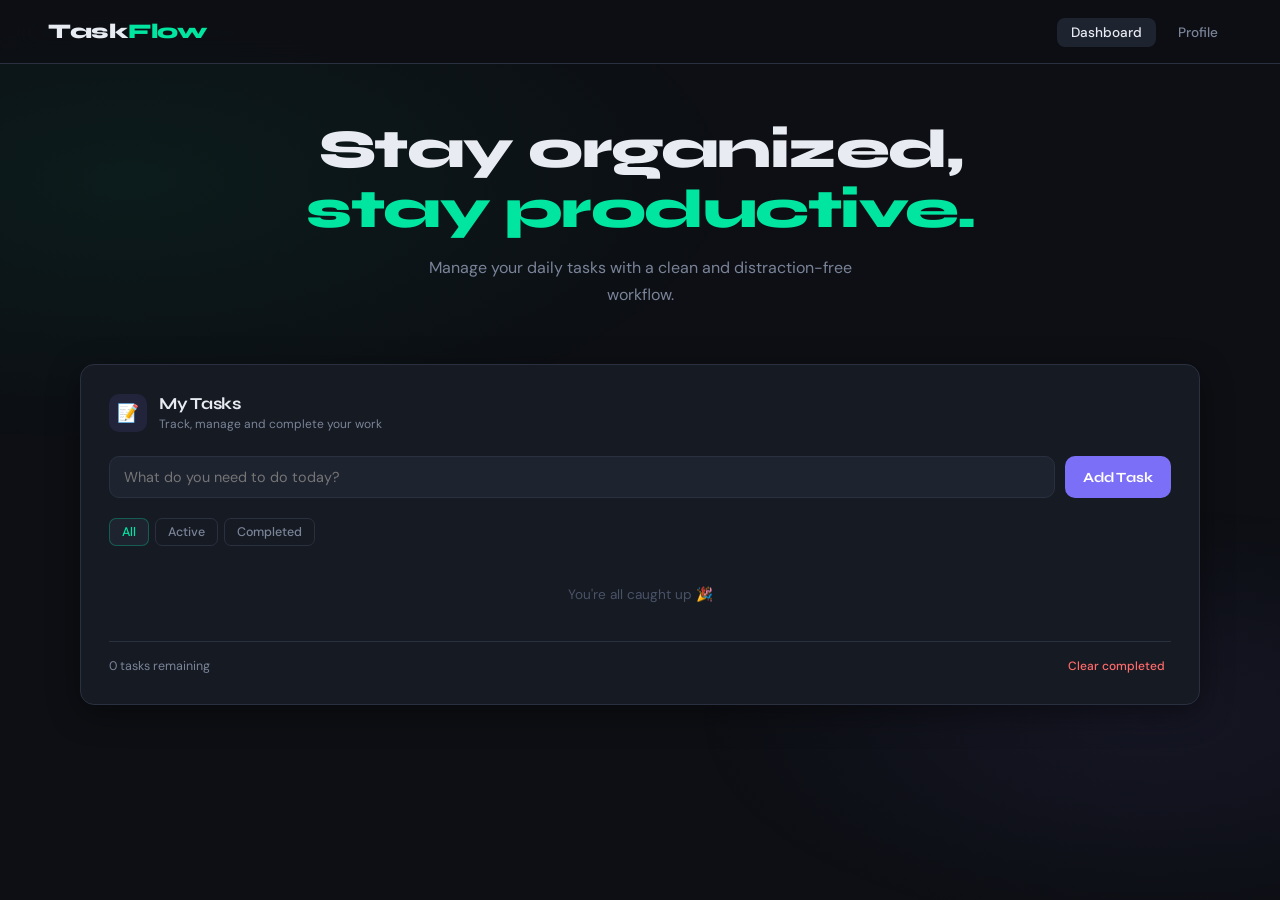
<file: Task-2/index.html>
<!DOCTYPE html>
<html lang="en">
<head>
<meta charset="UTF-8">
<meta name="viewport" content="width=device-width, initial-scale=1.0">
<title>TaskFlow</title>
<link href="https://fonts.googleapis.com/css2?family=Syne:wght@400;600;700;800&family=DM+Sans:ital,wght@0,300;0,400;0,500;1,300&display=swap" rel="stylesheet">
<link rel="stylesheet" href="color.css">
</head>
<body>

<nav>
  <div class="nav-logo">Task<span>Flow</span></div>
  <ul class="nav-links">
    <li><a id="nav-dashboard" class="active" onclick="showPage('dashboard')">Dashboard</a></li>
    <li><a id="nav-profile" onclick="showPage('profile')">Profile</a></li>
  </ul>
</nav>

<!-- DASHBOARD PAGE -->
<div id="page-dashboard" class="page active">
  <div class="page-wrapper">
    <header class="hero">
      <h1>Stay organized,<br><em>stay productive.</em></h1>
      <p>Manage your daily tasks with a clean and distraction-free workflow.</p>
    </header>
    <div class="main-grid">
      <div class="card col-full">
        <div class="card-header">
          <div class="card-icon icon-purple">📝</div>
          <div>
            <div class="card-title">My Tasks</div>
            <div class="card-subtitle">Track, manage and complete your work</div>
          </div>
        </div>
        <div class="todo-input-row">
          <input type="text" id="todo-input" placeholder="What do you need to do today?" onkeydown="handleKey(event)">
          <button class="btn btn-add" onclick="addTodo()">Add Task</button>
        </div>
        <div class="todo-filters">
          <button class="filter-btn active" onclick="setFilter('all', this)">All</button>
          <button class="filter-btn" onclick="setFilter('active', this)">Active</button>
          <button class="filter-btn" onclick="setFilter('done', this)">Completed</button>
        </div>
        <ul class="todo-list" id="todo-list"></ul>
        <div class="todo-empty" id="todo-empty">You're all caught up 🎉</div>
        <div class="todo-stats">
          <span id="todo-count">0 tasks remaining</span>
          <button class="clear-btn" onclick="clearDone()">Clear completed</button>
        </div>
      </div>
    </div>
  </div>
</div>

<!-- PROFILE PAGE -->
<div id="page-profile" class="page">
  <div class="page-wrapper profile-page">

    <div class="profile-hero">
      <div class="avatar">N</div>
      <div>
        <div class="profile-name">Neha@27</div>
        <div class="profile-handle">@neha· Member since Jan 2025</div>
        <div class="profile-bio">Productivity enthusiast. Getting things done, one task at a time. ☕</div>
      </div>
    </div>

    <div class="profile-grid" style="margin-bottom: 24px;">
      <div class="stat-card">
        <div class="stat-number" id="stat-total">0</div>
        <div class="stat-label">Total Tasks Created</div>
      </div>
      <div class="stat-card">
        <div class="stat-number" id="stat-done">0</div>
        <div class="stat-label">Tasks Completed</div>
      </div>
    </div>

    <div class="card">
      <div class="profile-section-title">Preferences</div>
      <div class="settings-list">
        <div class="setting-row">
          <div class="setting-info">
            <div class="setting-name">Email Notifications</div>
            <div class="setting-desc">Get daily task reminders via email</div>
          </div>
          <button class="toggle on" onclick="this.classList.toggle('on')"></button>
        </div>
        <div class="setting-row">
          <div class="setting-info">
            <div class="setting-name">Dark Mode</div>
            <div class="setting-desc">Use dark theme across the app</div>
          </div>
          <button class="toggle on" onclick="toggleDarkMode(this)"></button>
        </div>
        <div class="setting-row">
          <div class="setting-info">
            <div class="setting-name">Sound Effects</div>
            <div class="setting-desc">Play a sound when completing a task</div>
          </div>
          <button class="toggle" onclick="this.classList.toggle('on')"></button>
        </div>
        <div class="setting-row">
          <div class="setting-info">
            <div class="setting-name">Weekly Summary</div>
            <div class="setting-desc">Receive a weekly productivity report</div>
          </div>
          <button class="toggle on" onclick="this.classList.toggle('on')"></button>
        </div>
      </div>
    </div>

  </div>
</div>
<script src="script2.js"></script>
</body>
</html>
</file>
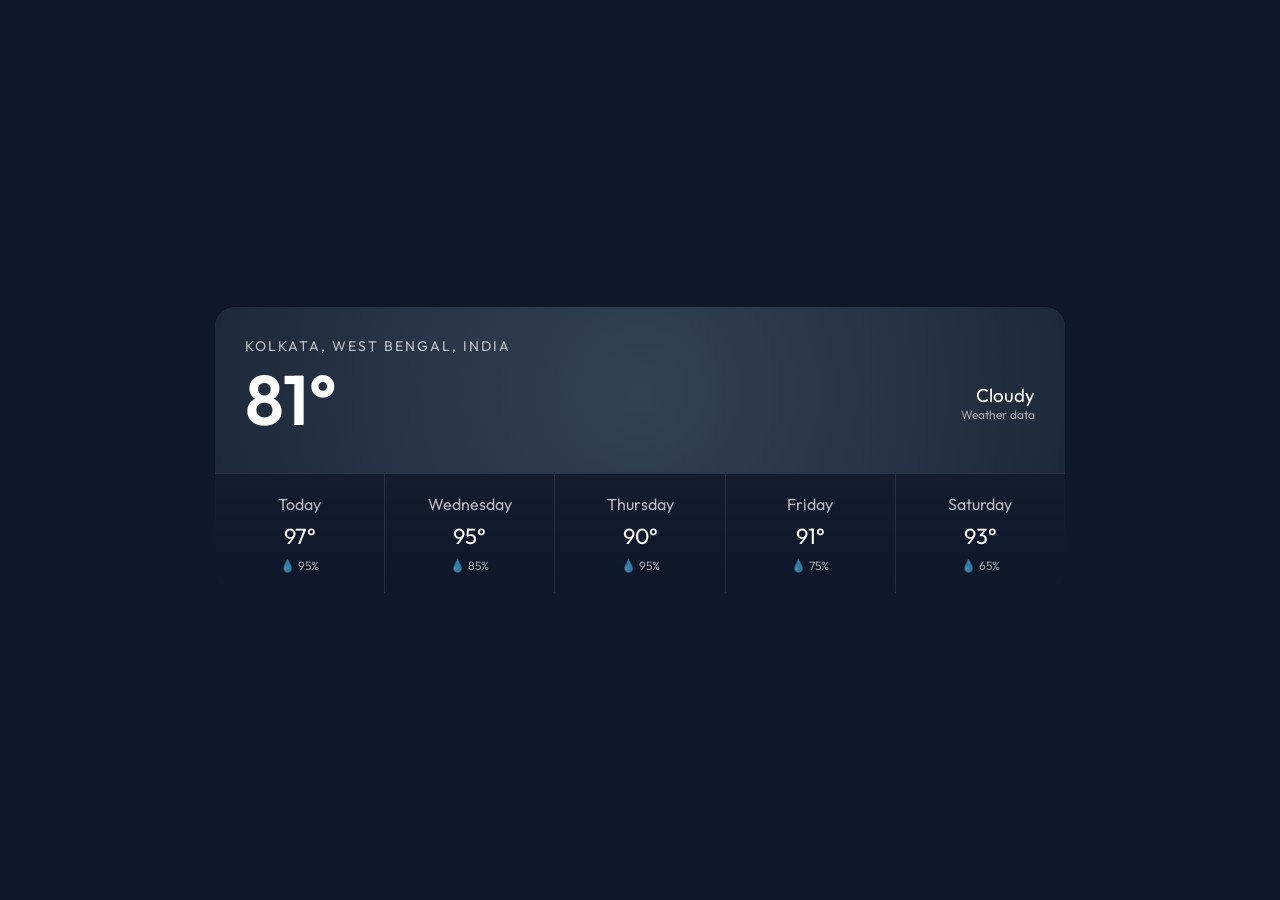
<file: Task-1/Structure.html>
<!DOCTYPE html>
<html lang="en">
<head>
    <meta charset="UTF-8">
    <meta name="viewport" content="width=device-width, initial-scale=1.0">
    <title>Weather Card</title>

    <!-- CSS -->
    <link rel="stylesheet" href="style.css">

    <!-- Google Font -->
    <link href="https://fonts.googleapis.com/css2?family=Outfit:wght@300;400;600&display=swap" rel="stylesheet">
</head>
<body>

<div class="weather-card">

    <!-- Top Section -->
    <div class="top">
        <div class="location">KOLKATA, WEST BENGAL, INDIA</div>
        <div class="temp" id="currentTemp">81°</div>

        <div class="condition">
            <h3 id="conditionText">Cloudy</h3>
            <p>Weather data </p>
        </div>
    </div>

    <!-- Bottom Section -->
    <div class="bottom" id="forecast"></div>

</div>

<!-- JS -->
<script src="script.js"></script>

</body>
</html>
</file>
<file: Task-2/color.css>
:root {
    --bg: #0d0f14;
    --surface: #161a22;
    --surface2: #1e2330;
    --border: #2a3040;
    --accent: #00e5a0;
    --accent2: #ff6b6b;
    --accent3: #7c6ff7;
    --text: #e8ecf2;
    --text-muted: #7a8499;
    --text-dim: #4a5268;
    --radius: 14px;
    --shadow: 0 8px 32px rgba(0,0,0,0.4);
}

    body.light {
    --bg: #f5f7fb;
    --surface: #ffffff;
    --surface2: #f1f3f9;
    --border: #dcdfea;
    --text: #0d0f14;
    --text-muted: #5c667a;
    --text-dim: #8a93a8;

  }
  *, *::before, *::after { box-sizing: border-box; margin: 0; padding: 0; }
  body {
    font-family: 'DM Sans', sans-serif;
    background: var(--bg);
    color: var(--text);
    min-height: 100vh;
    overflow-x: hidden;
  }
  body::before {
    content: '';
    position: fixed;
    inset: 0;
    background:
      radial-gradient(ellipse 80% 50% at 10% 20%, rgba(0,229,160,0.06) 0%, transparent 60%),
      radial-gradient(ellipse 60% 40% at 90% 80%, rgba(124,111,247,0.07) 0%, transparent 60%);
    pointer-events: none;
    z-index: 0;
  }
  nav {
    position: sticky;
    top: 0;
    z-index: 100;
    background: rgba(13,15,20,0.85);
    backdrop-filter: blur(18px);
    border-bottom: 1px solid var(--border);
    padding: 0 clamp(16px, 5vw, 48px);
    height: 64px;
    display: flex;
    align-items: center;
    justify-content: space-between;
  }
  .nav-logo {
    font-family: 'Syne', sans-serif;
    font-weight: 800;
    font-size: 1.3rem;
    letter-spacing: -0.5px;
  }
  .nav-logo span { color: var(--accent); }
  .nav-links {
    display: flex;
    gap: 8px;
    list-style: none;
  }
  .nav-links a {
    color: var(--text-muted);
    text-decoration: none;
    font-size: 0.85rem;
    font-weight: 500;
    padding: 6px 14px;
    border-radius: 8px;
    transition: all 0.2s;
    cursor: pointer;
  }
  .nav-links a:hover, .nav-links a.active {
    color: var(--text);
    background: var(--surface2);
  }
  .page-wrapper {
    position: relative;
    z-index: 1;
    max-width: 1200px;
    margin: 0 auto;
    padding: clamp(24px, 5vw, 56px) clamp(16px, 5vw, 40px);
  }
  .hero {
    text-align: center;
    margin-bottom: 56px;
    animation: fadeUp 0.6s ease both;
  }
  .hero h1 {
    font-family: 'Syne', sans-serif;
    font-size: clamp(2rem, 5vw, 3.4rem);
    font-weight: 800;
    line-height: 1.1;
    letter-spacing: -1.5px;
    margin-bottom: 14px;
  }
  .hero h1 em { font-style: normal; color: var(--accent); }
  .hero p {
    color: var(--text-muted);
    font-size: 1rem;
    max-width: 480px;
    margin: 0 auto;
    line-height: 1.7;
  }
  .main-grid {
    display: grid;
    grid-template-columns: 1fr 1fr;
    gap: 24px;
    animation: fadeUp 0.6s 0.15s ease both;
  }
  .card {
    background: var(--surface);
    border: 1px solid var(--border);
    border-radius: var(--radius);
    padding: 28px;
    box-shadow: var(--shadow);
    transition: border-color 0.2s;
  }
  .card:hover { border-color: #3a4258; }
  .card-header {
    display: flex;
    align-items: center;
    gap: 12px;
    margin-bottom: 24px;
  }
  .card-icon {
    width: 38px;
    height: 38px;
    border-radius: 10px;
    display: grid;
    place-items: center;
    font-size: 1.1rem;
    flex-shrink: 0;
  }
  .icon-green  { background: rgba(0,229,160,0.12); }
  .icon-purple { background: rgba(124,111,247,0.12); }
  .icon-red    { background: rgba(255,107,107,0.12); }
  .icon-blue   { background: rgba(122,184,245,0.12); }
  .card-title {
    font-family: 'Syne', sans-serif;
    font-weight: 700;
    font-size: 1.05rem;
    letter-spacing: -0.3px;
  }
  .card-subtitle {
    font-size: 0.75rem;
    color: var(--text-muted);
    margin-top: 2px;
  }
  /* TODO */
  .todo-input-row { display: flex; gap: 10px; margin-bottom: 20px; }
  .todo-input-row input { flex: 1; }
  label {
    display: block;
    font-size: 0.78rem;
    font-weight: 500;
    color: var(--text-muted);
    letter-spacing: 0.04em;
    text-transform: uppercase;
    margin-bottom: 7px;
  }
  input[type="text"], input[type="email"], textarea {
    width: 100%;
    background: var(--surface2);
    border: 1px solid var(--border);
    border-radius: 10px;
    color: var(--text);
    font-family: 'DM Sans', sans-serif;
    font-size: 0.9rem;
    padding: 11px 14px;
    outline: none;
    transition: border-color 0.2s, box-shadow 0.2s;
    resize: none;
  }
  input[type="text"]:focus, input[type="email"]:focus, textarea:focus {
    border-color: var(--accent);
    box-shadow: 0 0 0 3px rgba(0,229,160,0.1);
  }
  .btn {
    display: inline-flex;
    align-items: center;
    gap: 7px;
    font-family: 'Syne', sans-serif;
    font-size: 0.88rem;
    font-weight: 700;
    letter-spacing: 0.01em;
    padding: 11px 22px;
    border-radius: 10px;
    border: none;
    cursor: pointer;
    transition: all 0.2s;
    text-decoration: none;
  }
  .btn-add {
    background: var(--accent3);
    color: #fff;
    padding: 11px 18px;
    flex-shrink: 0;
  }
  .btn-add:hover {
    background: #9a94ff;
    transform: translateY(-1px);
    box-shadow: 0 4px 18px rgba(124,111,247,0.35);
  }
  .todo-filters { display: flex; gap: 6px; margin-bottom: 16px; }
  .filter-btn {
    font-family: 'DM Sans', sans-serif;
    font-size: 0.78rem;
    font-weight: 500;
    padding: 5px 12px;
    border-radius: 7px;
    border: 1px solid var(--border);
    background: transparent;
    color: var(--text-muted);
    cursor: pointer;
    transition: all 0.15s;
  }
  .filter-btn.active, .filter-btn:hover {
    background: var(--surface2);
    color: var(--text);
    border-color: #3a4258;
  }
  .filter-btn.active { color: var(--accent); border-color: rgba(0,229,160,0.3); }
  .todo-list {
    list-style: none;
    display: flex;
    flex-direction: column;
    gap: 8px;
    max-height: 280px;
    overflow-y: auto;
    padding-right: 2px;
  }
  .todo-list::-webkit-scrollbar { width: 4px; }
  .todo-list::-webkit-scrollbar-track { background: transparent; }
  .todo-list::-webkit-scrollbar-thumb { background: var(--border); border-radius: 99px; }
  .todo-item {
    display: flex;
    align-items: center;
    gap: 12px;
    background: var(--surface2);
    border: 1px solid var(--border);
    border-radius: 10px;
    padding: 12px 14px;
    transition: all 0.2s;
    animation: slideIn 0.25s ease;
  }
  .todo-item:hover { border-color: #3a4258; }
  .todo-item.done { opacity: 0.5; }
  .todo-check {
    width: 20px;
    height: 20px;
    border-radius: 6px;
    border: 2px solid var(--border);
    background: transparent;
    cursor: pointer;
    flex-shrink: 0;
    display: grid;
    place-items: center;
    transition: all 0.15s;
  }
  .todo-check:hover { border-color: var(--accent); }
  .todo-item.done .todo-check { background: var(--accent); border-color: var(--accent); }
  .todo-item.done .todo-check::after { content: '✓'; font-size: 0.65rem; color: #0d1410; font-weight: 800; }
  .todo-text { flex: 1; font-size: 0.9rem; line-height: 1.4; }
  .todo-item.done .todo-text { text-decoration: line-through; color: var(--text-muted); }
  .todo-del {
    background: transparent;
    border: none;
    cursor: pointer;
    color: var(--text-dim);
    font-size: 1rem;
    line-height: 1;
    padding: 2px 4px;
    border-radius: 5px;
    transition: color 0.15s, background 0.15s;
  }
  .todo-del:hover { color: var(--accent2); background: rgba(255,107,107,0.1); }
  .todo-empty { text-align: center; color: var(--text-dim); font-size: 0.85rem; padding: 24px; display: none; }
  .todo-empty.show { display: block; }
  .todo-stats {
    display: flex;
    align-items: center;
    justify-content: space-between;
    margin-top: 14px;
    padding-top: 14px;
    border-top: 1px solid var(--border);
  }
  .todo-stats span { font-size: 0.78rem; color: var(--text-muted); }
  .clear-btn {
    font-size: 0.75rem;
    color: var(--accent2);
    background: none;
    border: none;
    cursor: pointer;
    font-family: 'DM Sans', sans-serif;
    font-weight: 500;
    padding: 2px 6px;
    border-radius: 5px;
    transition: background 0.15s;
  }
  .clear-btn:hover { background: rgba(255,107,107,0.1); }
  .col-full { grid-column: 1 / -1; }
  /* PAGE SYSTEM */
  .page { display: none; }
  .page.active { display: block; }
  /* PROFILE PAGE */
  .profile-page { animation: fadeUp 0.4s ease both; }
  .profile-hero {
    display: flex;
    align-items: center;
    gap: 28px;
    margin-bottom: 36px;
    padding: 32px;
    background: var(--surface);
    border: 1px solid var(--border);
    border-radius: var(--radius);
  }
  .avatar {
    width: 80px;
    height: 80px;
    border-radius: 50%;
    background: linear-gradient(135deg, var(--accent3), var(--accent));
    display: grid;
    place-items: center;
    font-family: 'Syne', sans-serif;
    font-size: 1.8rem;
    font-weight: 800;
    color: #fff;
    flex-shrink: 0;
  }
  .profile-name {
    font-family: 'Syne', sans-serif;
    font-size: 1.6rem;
    font-weight: 800;
    letter-spacing: -0.5px;
  }
  .profile-handle { color: var(--accent); font-size: 0.9rem; margin-top: 4px; }
  .profile-bio { color: var(--text-muted); font-size: 0.88rem; margin-top: 8px; line-height: 1.6; }
  .profile-grid {
    display: grid;
    grid-template-columns: 1fr 1fr;
    gap: 20px;
    margin-bottom: 24px;
  }
  .stat-card {
    background: var(--surface);
    border: 1px solid var(--border);
    border-radius: var(--radius);
    padding: 22px 24px;
    text-align: center;
  }
  .stat-number {
    font-family: 'Syne', sans-serif;
    font-size: 2rem;
    font-weight: 800;
    color: var(--accent);
  }
  .stat-label { font-size: 0.8rem; color: var(--text-muted); margin-top: 4px; }
  .profile-section-title {
    font-family: 'Syne', sans-serif;
    font-weight: 700;
    font-size: 1rem;
    margin-bottom: 16px;
    letter-spacing: -0.2px;
  }
  .settings-list { display: flex; flex-direction: column; gap: 12px; }
  .setting-row {
    display: flex;
    align-items: center;
    justify-content: space-between;
    background: var(--surface2);
    border: 1px solid var(--border);
    border-radius: 10px;
    padding: 14px 16px;
  }
  .setting-info .setting-name { font-size: 0.9rem; font-weight: 500; }
  .setting-info .setting-desc { font-size: 0.76rem; color: var(--text-muted); margin-top: 2px; }
  .toggle {
    width: 42px;
    height: 24px;
    border-radius: 99px;
    background: var(--border);
    border: none;
    cursor: pointer;
    position: relative;
    transition: background 0.2s;
    flex-shrink: 0;
  }
  .toggle::after {
    content: '';
    position: absolute;
    top: 3px;
    left: 3px;
    width: 18px;
    height: 18px;
    border-radius: 50%;
    background: #fff;
    transition: transform 0.2s;
  }
  .toggle.on { background: var(--accent); }
  .toggle.on::after { transform: translateX(18px); }
  .badge-row { display: flex; flex-wrap: wrap; gap: 8px; }
  .badge {
    font-size: 0.75rem;
    font-weight: 600;
    padding: 5px 12px;
    border-radius: 99px;
    border: 1px solid;
  }
  .badge-green { color: var(--accent); border-color: rgba(0,229,160,0.3); background: rgba(0,229,160,0.08); }
  .badge-purple { color: #a89ff9; border-color: rgba(124,111,247,0.3); background: rgba(124,111,247,0.08); }
  .badge-red { color: #ff9a9a; border-color: rgba(255,107,107,0.3); background: rgba(255,107,107,0.08); }
  /* ANIMATIONS */
  @keyframes fadeUp {
    from { opacity: 0; transform: translateY(18px); }
    to   { opacity: 1; transform: translateY(0); }
  }
  @keyframes slideIn {
    from { opacity: 0; transform: translateX(-10px); }
    to   { opacity: 1; transform: translateX(0); }
  }
  @media (max-width: 768px) {
    .main-grid { grid-template-columns: 1fr; }
    .col-full { grid-column: 1; }
    .nav-links { display: none; }
    .profile-grid { grid-template-columns: 1fr 1fr; }
    .profile-hero { flex-direction: column; text-align: center; }
  }
  @media (max-width: 480px) {
    .profile-grid { grid-template-columns: 1fr; }
  }
</file>
<file: Task-1/style.css>
* {
    margin: 0;
    padding: 0;
    box-sizing: border-box;
    font-family: 'Outfit', sans-serif;
}

body {
    height: 100vh;
    background: #0f172a;
    display: flex;
    align-items: center;
    justify-content: center;
}

.weather-card {
    width: 850px;
    border-radius: 20px;
    overflow: hidden;
    color: white;
    background: linear-gradient(to bottom, rgba(30,41,59,0.8), rgba(15,23,42,1));
    backdrop-filter: blur(10px);
}

/* Top Section */
.top {
    padding: 30px;
    background: radial-gradient(circle, #334155, #1e293b);
}

.location {
    font-size: 14px;
    letter-spacing: 2px;
    opacity: 0.7;
}

.temp {
    font-size: 70px;
    font-weight: 600;
}

.condition {
    float: right;
    text-align: right;
    margin-top: -60px;
}

.condition h3 {
    font-weight: 400;
}

.condition p {
    font-size: 12px;
    opacity: 0.6;
}

/* Bottom Section */
.bottom {
    display: flex;
    border-top: 1px solid rgba(255,255,255,0.1);
}

.day {
    flex: 1;
    text-align: center;
    padding: 20px;
    border-right: 1px solid rgba(255,255,255,0.1);
}

.day:last-child {
    border-right: none;
}

.day h4 {
    font-weight: 400;
    opacity: 0.7;
}

.deg {
    font-size: 22px;
    margin: 8px 0;
}

.rain {
    font-size: 12px;
    opacity: 0.6;
}
</file>
